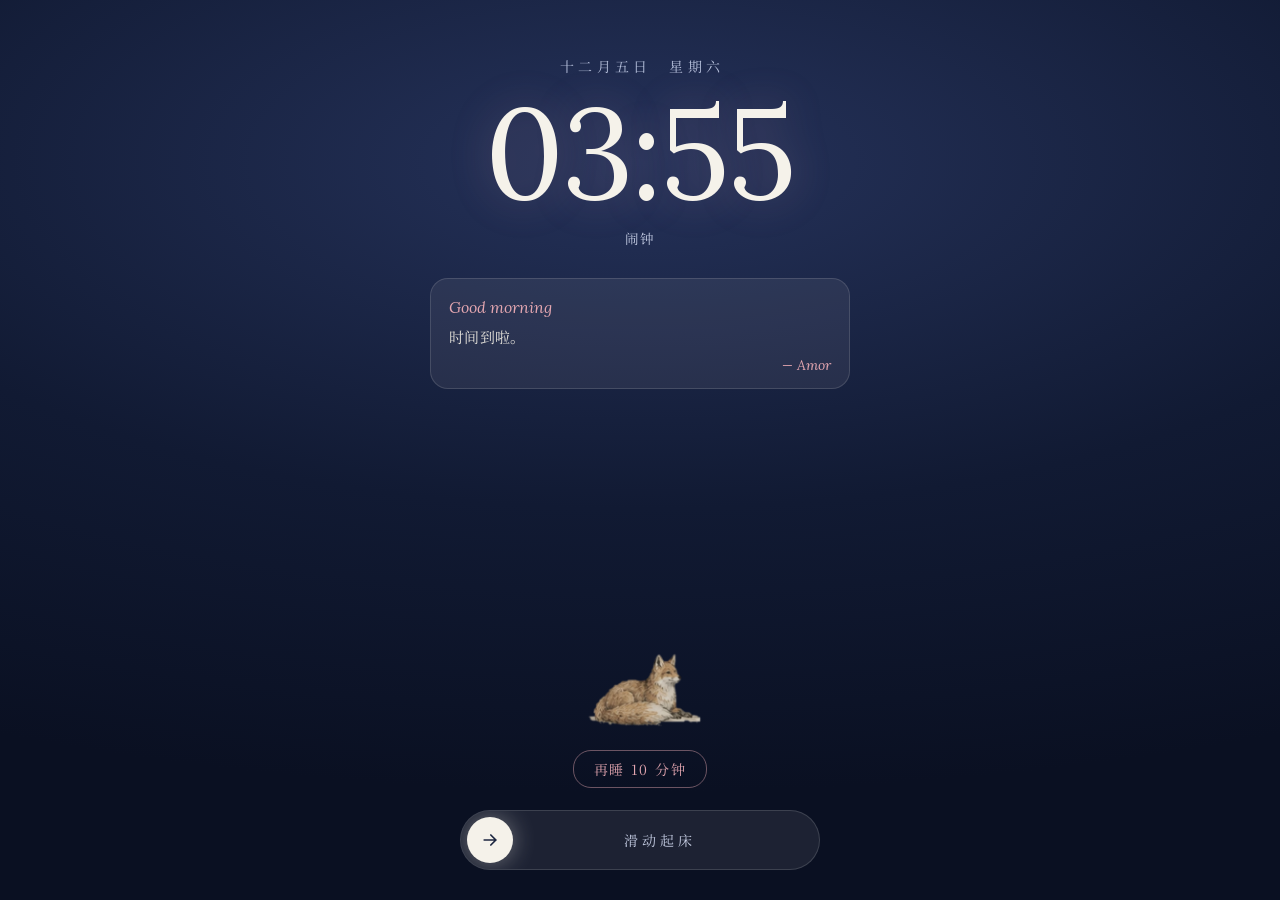
<file: app/www/ring.html>
<!doctype html>
<html lang="zh"><head><meta charset="utf-8"><meta name="viewport" content="width=device-width,initial-scale=1,viewport-fit=cover">
<title>闹钟</title>
<style>
  @font-face { font-family: "AL"; src: url("fonts/reply-lora.woff") format("woff"); }
  @font-face { font-family: "AL"; src: url("fonts/reply-lora-italic.woff") format("woff"); font-style: italic; }
  @font-face { font-family: "AS"; src: url("fonts/reply-serif-sc.woff") format("woff"); }
  :root { --acc: #e3a6b0; }
  * { box-sizing: border-box; -webkit-tap-highlight-color: transparent; }
  html, body { margin: 0; height: 100%; }
  body { background: radial-gradient(120% 70% at 50% 18%, #25325a 0%, #111a33 55%, #0a1022 100%); color: #eef1f8; font-family: "AS", "Noto Serif CJK SC", serif;
    overflow: hidden; user-select: none; -webkit-user-select: none; }
  .wrap { position: absolute; inset: 0; display: flex; flex-direction: column; align-items: center; padding: calc(56px + env(safe-area-inset-top, 0px)) 24px calc(30px + env(safe-area-inset-bottom, 0px)); }
  .date { font-size: 14px; letter-spacing: .3em; color: #b9c3de; margin-left: .3em; opacity: 0; animation: up .8s .1s forwards; }
  .clock { font-family: "AL", Georgia, serif; font-size: min(28vw, 128px); line-height: 1; margin-top: 12px; letter-spacing: -.02em; color: #f5f2ea;
    text-shadow: 0 0 40px rgba(227, 166, 176, .25); font-variant-numeric: lining-nums; opacity: 0; animation: up .9s .2s forwards; }
  .lab { font-size: 13.5px; color: #c7cfe6; margin-top: 12px; letter-spacing: .08em; opacity: 0; animation: up .8s .35s forwards; }
  .letter { margin-top: 30px; width: 100%; max-width: 420px; padding: 18px 18px 14px; border-radius: 18px; background: rgba(247, 242, 232, .07); border: 1px solid rgba(247, 242, 232, .14);
    opacity: 0; animation: up 1s .5s forwards; }
  .letter .to { font-family: "AL", Georgia, serif; font-style: italic; color: var(--acc); font-size: 16px; }
  .letter p { font-size: 15px; line-height: 1.9; color: #e6e3dc; margin: 6px 0 0; letter-spacing: .02em; }
  .letter .sg { text-align: right; font-family: "AL", Georgia, serif; font-style: italic; color: var(--acc); font-size: 14px; margin-top: 4px; }
  .fox { position: relative; width: 170px; height: 113px; margin-top: auto; opacity: .95; filter: saturate(.78) sepia(.1) brightness(.92); animation: breathe 4s ease-in-out infinite; }
  .fox img { position: absolute; inset: 0; width: 100%; height: 100%; }
  .snooze { margin-top: 18px; font-size: 14px; color: var(--acc); letter-spacing: .12em; border: 1px solid rgba(227, 166, 176, .45); padding: 8px 20px; border-radius: 18px; background: none; font-family: inherit; }
  .slide { position: relative; margin-top: 22px; width: 100%; max-width: 360px; height: 60px; border-radius: 30px; background: rgba(255, 255, 255, .08); border: 1px solid rgba(255, 255, 255, .14);
    touch-action: none; overflow: hidden; }
  .slide .k { position: absolute; left: 6px; top: 6px; width: 46px; height: 46px; border-radius: 23px; background: #f5f2ea; color: #1c2640; display: grid; place-items: center;
    box-shadow: 0 0 24px rgba(245, 242, 234, .4); will-change: transform; }
  .slide .k.back { transition: transform .5s cubic-bezier(.34, 1.56, .64, 1); }
  .slide span { position: absolute; inset: 0; display: flex; align-items: center; justify-content: center; font-size: 14px; letter-spacing: .3em; color: #c7cfe6; padding-left: 40px;
    background: linear-gradient(90deg, #c7cfe6 30%, #fff 50%, #c7cfe6 70%) 0 0 / 200% 100%; -webkit-background-clip: text; background-clip: text; -webkit-text-fill-color: transparent; animation: shine 2.6s linear infinite; }
  .bye { position: absolute; inset: 0; display: grid; place-items: center; font-family: "AL", Georgia, serif; font-style: italic; font-size: 28px; color: var(--acc); background: #0a1022; opacity: 0; pointer-events: none; transition: opacity .5s; }
  .bye.on { opacity: 1; }
  @keyframes up { from { opacity: 0; transform: translateY(10px); } to { opacity: 1; transform: none; } }
  @keyframes breathe { 50% { transform: translateY(-2px) scale(1.01); } }
  @keyframes shine { to { background-position: -200% 0; } }
</style></head><body>
<div class="wrap">
  <div class="date" id="date"></div>
  <div class="clock" id="clock"></div>
  <div class="lab" id="lab"></div>
  <div class="letter"><div class="to" id="to"></div><p id="txt"></p><div class="sg" id="sg"></div></div>
  <div class="fox"><img src="fonts/fox-lie-body.webp" alt=""><img src="fonts/fox-lie-head.webp" alt=""></div>
  <button type="button" class="snooze" id="snooze">再睡 10 分钟</button>
  <div class="slide" id="slide"><div class="k" id="knob"><svg width="20" height="20" viewBox="0 0 24 24" fill="none" stroke="currentColor" stroke-width="2" stroke-linecap="round"><path d="M5 12h14M13 6l6 6-6 6"/></svg></div><span>滑动起床</span></div>
</div>
<div class="bye" id="bye">Have a lovely day</div>
<script>
(function () {
  var R = window.Ring || { data: function () { return JSON.stringify(window.__ringDemo || {}); }, alive: function () { return true; }, dismiss: function () {}, snooze: function () {}, close: function () {} };
  var d = {}; try { d = JSON.parse(R.data() || '{}'); } catch (e) {}
  var a = d.alarm || {}, CN = ['〇', '一', '二', '三', '四', '五', '六', '七', '八', '九', '十'];
  function cn(n) { return n <= 10 ? CN[n] : n < 20 ? '十' + CN[n - 10] : CN[Math.floor(n / 10)] + '十' + (n % 10 ? CN[n % 10] : ''); }
  function pad(n) { return (n < 10 ? '0' : '') + n; }
  function tick() { var t = new Date(); document.getElementById('clock').textContent = pad(t.getHours()) + ':' + pad(t.getMinutes());
    document.getElementById('date').textContent = cn(t.getMonth() + 1) + '月' + cn(t.getDate()) + '日　星期' + '日一二三四五六'.charAt(t.getDay()); }
  tick(); setInterval(tick, 1000);
  var h = new Date().getHours();
  document.getElementById('lab').textContent = (a.label || '闹钟') + (a.city ? ' · ' + a.city : '');
  document.getElementById('to').textContent = h < 11 ? 'Good morning' : h < 14 ? 'Good noon' : h < 18 ? 'Good afternoon' : 'Good evening';
  document.getElementById('txt').textContent = a.text || '时间到啦。';
  document.getElementById('sg').textContent = '— ' + (a.name || 'Amor');
  var snz = a.snooze != null ? +a.snooze : 10;   // 5.14：0 = 不能再睡，不显示这个按钮
  document.getElementById('snooze').textContent = '再睡 ' + snz + ' 分钟'; if (!snz) document.getElementById('snooze').hidden = true;
  var done = false;
  function bye(fn) { if (done) return; done = true; document.getElementById('bye').classList.add('on'); setTimeout(fn, 650); }
  document.getElementById('snooze').addEventListener('click', function () { bye(function () { R.snooze(); }); });
  // 滑动起床：拖到右边关掉；没拖到头就弹回去
  var slide = document.getElementById('slide'), knob = document.getElementById('knob'), x0 = null, dx = 0, max = 0;
  slide.addEventListener('pointerdown', function (e) { if (done) return; x0 = e.clientX; dx = 0; max = slide.clientWidth - knob.offsetWidth - 12; knob.classList.remove('back'); slide.setPointerCapture(e.pointerId); });
  slide.addEventListener('pointermove', function (e) { if (x0 == null) return; dx = Math.max(0, Math.min(max, e.clientX - x0)); knob.style.transform = 'translateX(' + dx + 'px)'; });
  function end() { if (x0 == null) return; x0 = null; if (dx > max * .8) { knob.style.transform = 'translateX(' + max + 'px)'; bye(function () { R.dismiss(); }); } else { knob.classList.add('back'); knob.style.transform = ''; } }
  slide.addEventListener('pointerup', end); slide.addEventListener('pointercancel', end);
  // 在通知上点了「关闭」或「再睡」：这一页也跟着关
  setInterval(function () { try { if (!done && !R.alive()) { done = true; R.close(); } } catch (e) {} }, 1000);
})();
</script>
</body></html>
</file>
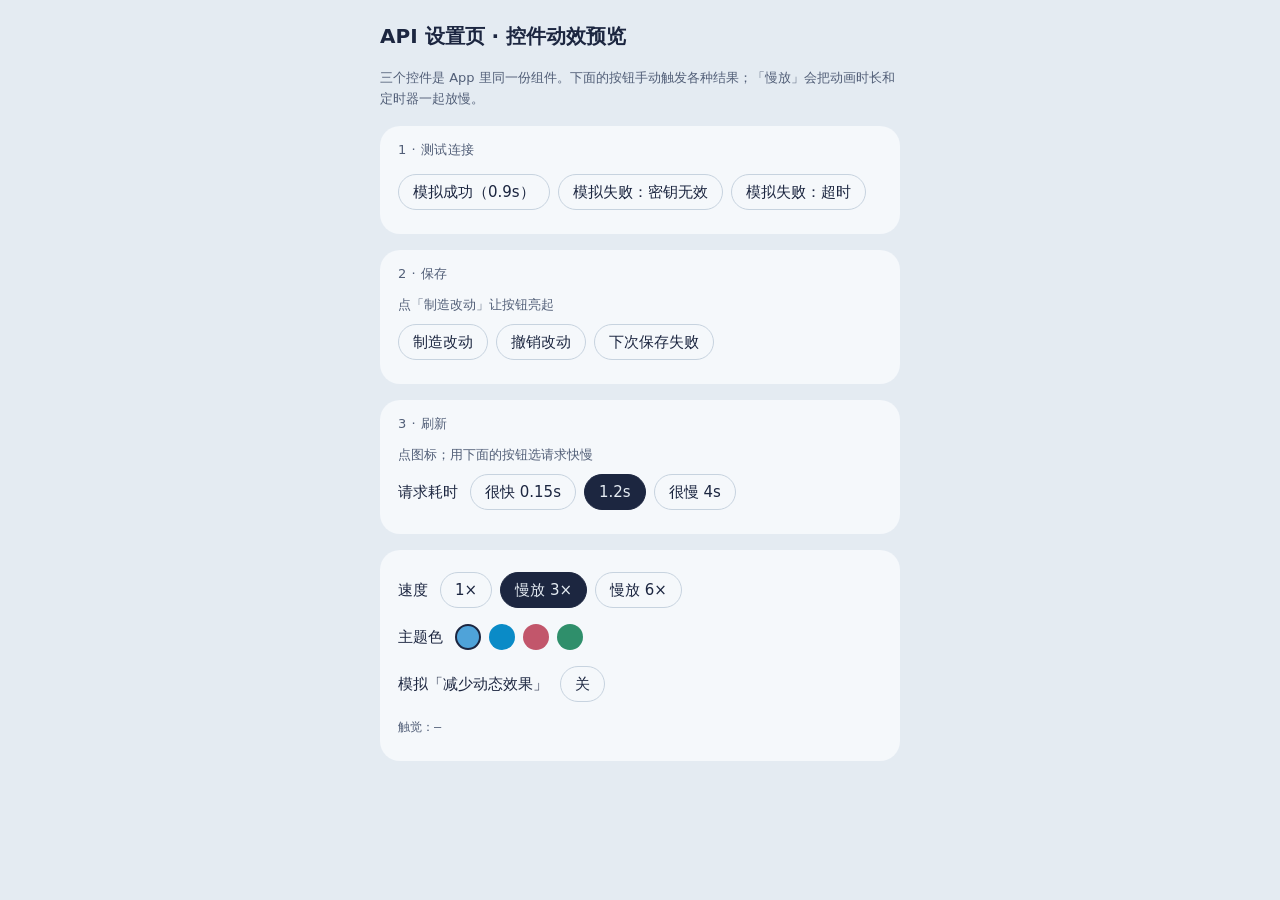
<file: tools/api-preview/tpl.html>
<!doctype html><html lang="zh"><head><meta charset="utf-8"><meta name="viewport" content="width=device-width,initial-scale=1,viewport-fit=cover">
<title>API 页控件动效预览</title>
<style>
:root{--bg:#e4ebf2;--surface:#f5f8fb;--line:#c7d3df;--text:#1c2640;--muted:#525f78;--accent:#a0505d;color-scheme:light}
@media (prefers-color-scheme:dark){:root:not([data-theme=light]){--bg:#0e1424;--surface:#1a2239;--line:#2a3452;--text:#e8ecf4;--muted:#9aa5bf;color-scheme:dark}}
*{box-sizing:border-box}body{margin:0;background:var(--bg);color:var(--text);font:15px/1.6 -apple-system,"PingFang SC","Noto Sans SC",system-ui,sans-serif;padding:20px 16px 56px}
.wrap{max-width:520px;margin:0 auto;display:flex;flex-direction:column;gap:16px}
h1{font-size:20px;margin:0}h2{font-size:13px;color:var(--muted);font-weight:500;margin:0 0 6px;letter-spacing:.04em}p.n{margin:0;color:var(--muted);font-size:13px}
.panel{background:var(--surface);border-radius:20px;padding:14px 18px 16px}
.ctl{display:flex;flex-wrap:wrap;gap:8px;align-items:center;padding:8px 0}.ctl b{font-weight:500;margin-right:4px}
.pill{border:1px solid var(--line);background:transparent;color:var(--text);border-radius:999px;padding:5px 14px;font:inherit;cursor:pointer}
.pill[aria-pressed=true]{background:var(--text);color:var(--bg);border-color:var(--text)}
.dot{width:26px;height:26px;border-radius:50%;border:2px solid transparent;cursor:pointer;padding:0}.dot[aria-pressed=true]{border-color:var(--text)}
.foot{display:flex;align-items:center;gap:6px;margin-top:10px}.grow{flex:1}.st{font-size:13px;color:var(--muted);min-height:20px;margin:8px 0 0}
code{font-size:12px;color:var(--muted)}
/*CSS*/
</style></head><body>
<div class="wrap">
<h1>API 设置页 · 控件动效预览</h1>
<p class="n">三个控件是 App 里同一份组件。下面的按钮手动触发各种结果；「慢放」会把动画时长和定时器一起放慢。</p>
<div class="panel"><h2>1 · 测试连接</h2><div id="t"></div>
 <div class="ctl"><button class="pill" id="tok">模拟成功（0.9s）</button><button class="pill" id="terr">模拟失败：密钥无效</button><button class="pill" id="tto">模拟失败：超时</button></div></div>
<div class="panel"><h2>2 · 保存</h2><div class="foot"><span class="grow" style="color:var(--muted);font-size:13px" id="sv-hint">点「制造改动」让按钮亮起</span><div id="s"></div></div>
 <div class="ctl"><button class="pill" id="dirty">制造改动</button><button class="pill" id="undo">撤销改动</button><button class="pill" id="failnext" aria-pressed="false">下次保存失败</button></div></div>
<div class="panel"><h2>3 · 刷新</h2><div class="foot"><span class="grow" style="color:var(--muted);font-size:13px" id="rf-hint">点图标；用下面的按钮选请求快慢</span><div id="r"></div></div>
 <div class="ctl"><b>请求耗时</b><button class="pill" data-d="150" aria-pressed="false">很快 0.15s</button><button class="pill" data-d="1200" aria-pressed="true">1.2s</button><button class="pill" data-d="4000" aria-pressed="false">很慢 4s</button></div></div>
<div class="panel">
 <div class="ctl"><b>速度</b><button class="pill" data-s="1" aria-pressed="false">1×</button><button class="pill" data-s="3" aria-pressed="true">慢放 3×</button><button class="pill" data-s="6" aria-pressed="false">慢放 6×</button></div>
 <div class="ctl"><b>主题色</b><button class="dot" data-c="" style="background:#4fa3d9" aria-pressed="true" aria-label="默认 #4fa3d9"></button><button class="dot" data-c="#0a8bc7" style="background:#0a8bc7" aria-pressed="false"></button><button class="dot" data-c="#c2566b" style="background:#c2566b" aria-pressed="false"></button><button class="dot" data-c="#2f8f6b" style="background:#2f8f6b" aria-pressed="false"></button></div>
 <div class="ctl"><b>模拟「减少动态效果」</b><button class="pill" id="calm" aria-pressed="false">关</button></div>
 <div class="ctl"><code id="hap">触觉：—</code></div></div>
</div>
<script>
/*JS*/
</script>
<script>
(function(){
 var body=document.body,dirty=false,failNext=false,delay=1200,$=function(i){return document.getElementById(i)};
 var RF='<svg width="20" height="20" viewBox="0 0 24 24" fill="none" stroke="currentColor" stroke-width="1.9" stroke-linecap="round" stroke-linejoin="round"><path d="M20 11a8 8 0 1 0-2.3 5.7"/><path d="M20 4v7h-7"/></svg>';
 function draw(){ $('t').innerHTML=ApiMo.test.html('t',{}); $('s').innerHTML=ApiMo.save.html('s',{dirty:dirty}); $('r').innerHTML=ApiMo.refresh.html('r',{svg:RF,label:'刷新'}); ApiMo.after(); }
 var oh=ApiMo.hap;ApiMo.hap=function(l){$('hap').textContent='触觉：'+['轻点','嗒 (CLOCK_TICK)','中等','稍重'][l]+'（'+new Date().toLocaleTimeString()+'）';};
 draw();
 function run(ok,ms,msg){ if(!ApiMo.test.begin('t'))return; setTimeout(function(){ApiMo.test.done('t',ok,ok?{ms:ms}:{msg:msg});},ms*(window.__slow||1)); }
 $('tok').onclick=function(){run(true,900)}; $('terr').onclick=function(){run(false,900,'401 invalid api key')}; $('tto').onclick=function(){run(false,1200,'请求超时 timeout')};
 $('t').onclick=function(e){var b=e.target.closest('.ap-test');if(b)run(true,900)};
 $('dirty').onclick=function(){dirty=true;ApiMo.save.setDirty('s',true)}; $('undo').onclick=function(){dirty=false;ApiMo.save.setDirty('s',false)};
 $('failnext').onclick=function(){failNext=!failNext;this.setAttribute('aria-pressed',failNext)};
 $('s').onclick=function(e){var b=e.target.closest('.ap-save');if(!b)return;ApiMo.save.click('s',function(){if(failNext){return false}dirty=false;return true});};
 $('r').onclick=function(e){var b=e.target.closest('.ap-rf');if(!b)return;if(!ApiMo.refresh.start('r'))return;setTimeout(function(){ApiMo.refresh.finish('r',function(){$('rf-hint').textContent='余额已更新 '+new Date().toLocaleTimeString()})},delay*(window.__slow||1));};
 document.querySelectorAll('[data-d]').forEach(function(b){b.onclick=function(){delay=+b.dataset.d;document.querySelectorAll('[data-d]').forEach(function(x){x.setAttribute('aria-pressed',x===b)})}});
 document.querySelectorAll('[data-s]').forEach(function(b){b.onclick=function(){window.__slow=+b.dataset.s;ApiMo.setSlow(window.__slow);document.querySelectorAll('[data-s]').forEach(function(x){x.setAttribute('aria-pressed',x===b)})}});
 window.__slow=3;ApiMo.setSlow(3);
 document.querySelectorAll('[data-c]').forEach(function(b){b.onclick=function(){var c=b.dataset.c;if(c){body.classList.add('walled');body.style.setProperty('--wtint',c)}else{body.classList.remove('walled');body.style.removeProperty('--wtint')}document.querySelectorAll('[data-c]').forEach(function(x){x.setAttribute('aria-pressed',x===b)})}});
 $('calm').onclick=function(){ApiMo.opts.calm=!ApiMo.opts.calm;this.textContent=ApiMo.opts.calm?'开（只切颜色和文字）':'关';this.setAttribute('aria-pressed',ApiMo.opts.calm)};
})();
</script></body></html>
</file>
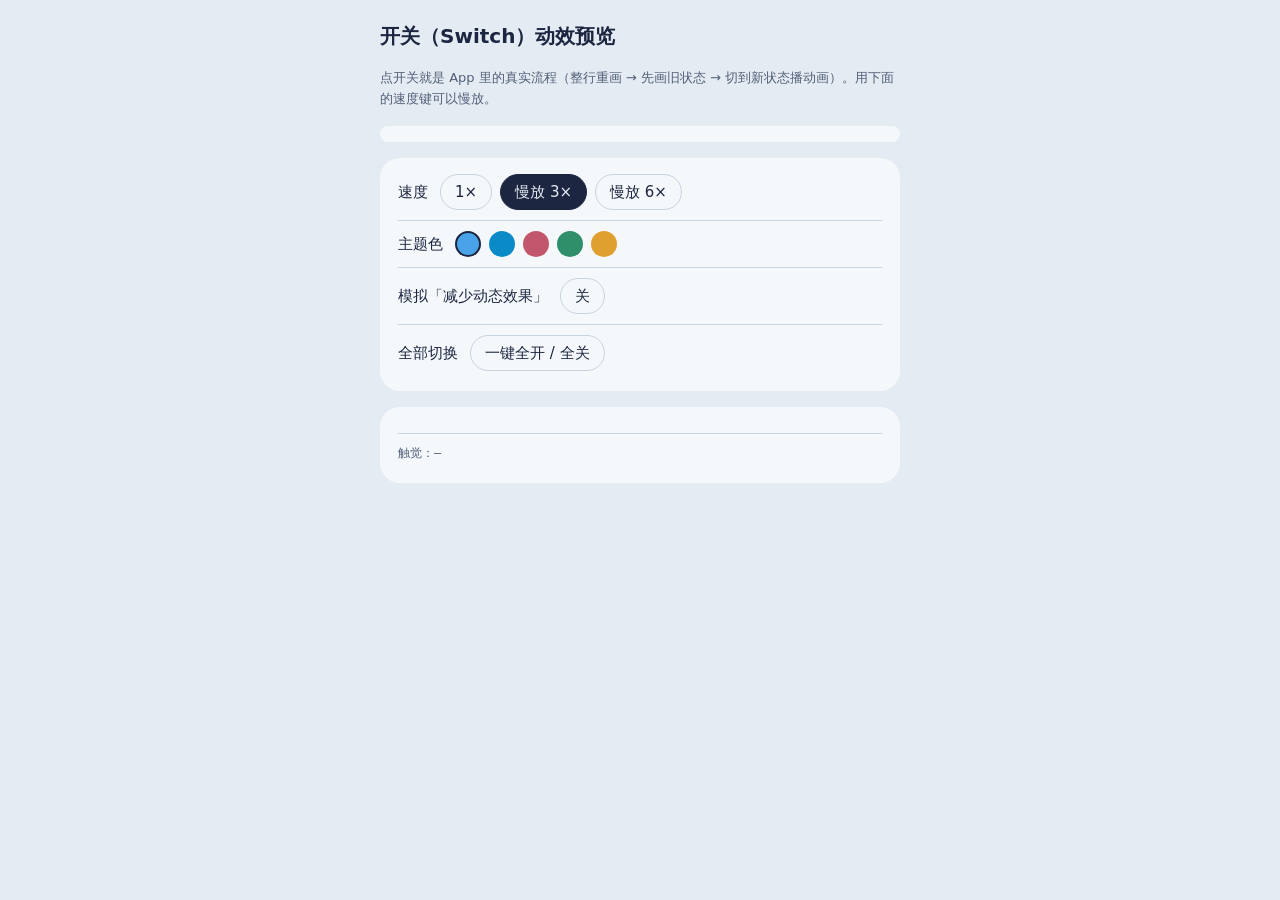
<file: tools/sw-preview/tpl.html>
<!doctype html><html lang="zh"><head><meta charset="utf-8"><meta name="viewport" content="width=device-width,initial-scale=1,viewport-fit=cover">
<title>开关动效预览</title>
<style>
:root{--bg:#e4ebf2;--surface:#f5f8fb;--line:#c7d3df;--text:#1c2640;--muted:#525f78;--accent:#a0505d;color-scheme:light}
@media (prefers-color-scheme:dark){:root:not([data-theme=light]){--bg:#0e1424;--surface:#1a2239;--line:#2a3452;--text:#e8ecf4;--muted:#9aa5bf;color-scheme:dark}}
*{box-sizing:border-box}body{margin:0;background:var(--bg);color:var(--text);font:15px/1.6 -apple-system,"PingFang SC","Noto Sans SC",system-ui,sans-serif;padding:20px 16px 48px}
.wrap{max-width:520px;margin:0 auto;display:flex;flex-direction:column;gap:16px}
h1{font-size:20px;margin:0}p.n{margin:0;color:var(--muted);font-size:13px}
.panel{background:var(--surface);border-radius:20px;padding:6px 18px 10px}
.panel h2{font-size:13px;color:var(--muted);font-weight:500;margin:12px 0 0;letter-spacing:.04em}
.switch-row{display:flex;align-items:center;justify-content:space-between;gap:12px;min-height:56px;border-top:1px solid var(--line)}
.switch-row:first-of-type{border-top:0}
.ctl{display:flex;flex-wrap:wrap;gap:8px;align-items:center;padding:10px 0;border-top:1px solid var(--line)}
.ctl:first-of-type{border-top:0}.ctl b{font-weight:500;margin-right:4px}
.pill{border:1px solid var(--line);background:transparent;color:var(--text);border-radius:999px;padding:5px 14px;font:inherit;cursor:pointer}
.pill[aria-pressed=true]{background:var(--text);color:var(--bg);border-color:var(--text)}
.dot{width:26px;height:26px;border-radius:50%;border:2px solid transparent;cursor:pointer;padding:0}.dot[aria-pressed=true]{border-color:var(--text)}
code{font-size:12px;color:var(--muted)}
/*CSS*/
</style></head><body>
<div class="wrap">
<h1>开关（Switch）动效预览</h1>
<p class="n">点开关就是 App 里的真实流程（整行重画 → 先画旧状态 → 切到新状态播动画）。用下面的速度键可以慢放。</p>
<div class="panel" id="rows"></div>
<div class="panel">
 <div class="ctl"><b>速度</b><button class="pill" data-s="1" aria-pressed="false">1×</button><button class="pill" data-s="3" aria-pressed="true">慢放 3×</button><button class="pill" data-s="6" aria-pressed="false">慢放 6×</button></div>
 <div class="ctl"><b>主题色</b><button class="dot" data-c="" style="background:#4aa3e8" aria-pressed="true" aria-label="天空蓝（没有壁纸时）"></button><button class="dot" data-c="#0a8bc7" style="background:#0a8bc7" aria-pressed="false" aria-label="壁纸色·蓝眼睛"></button><button class="dot" data-c="#c2566b" style="background:#c2566b" aria-pressed="false" aria-label="玫瑰"></button><button class="dot" data-c="#2f8f6b" style="background:#2f8f6b" aria-pressed="false" aria-label="青绿"></button><button class="dot" data-c="#e0a030" style="background:#e0a030" aria-pressed="false" aria-label="琥珀"></button></div>
 <div class="ctl"><b>模拟「减少动态效果」</b><button class="pill" id="calm" aria-pressed="false">关</button></div>
 <div class="ctl"><b>全部切换</b><button class="pill" id="all">一键全开 / 全关</button></div>
</div>
<div class="panel"><div class="ctl"><code id="info"></code></div><div class="ctl"><code id="log">触觉：—</code></div></div>
</div>
<script>
/*JS*/
</script>
<script>
(function(){
 var st={time:false,on:false,auto:false},slow=3,body=document.body;
 var defs=[['clock','time','让 Amor 感知时间'],['star','on','启用记忆'],['spark','auto','聊天时自动记住新的事']];
 function draw(){document.getElementById('rows').innerHTML='<h2>时间感知</h2>'+SwX.html('clock','time',st.time,defs[0][2],'data-k')+'<h2>设置</h2>'+SwX.html('star','on',st.on,defs[1][2],'data-k')+SwX.html('spark','auto',st.auto,defs[2][2],'data-k');SwX.after();}
 var nativeAnimate=Element.prototype.animate;
 Element.prototype.animate=function(){var a=nativeAnimate.apply(this,arguments);if(this.closest&&this.closest('.sw2'))a.playbackRate=1/slow;return a;};
 document.documentElement.style.setProperty('--sw-slow',slow);
 // 触觉（预览里只记录）
 var h=SwX.haptic;SwX.haptic=function(on){document.getElementById('log').textContent='触觉：'+(on?'开启 → 轻「嗒」CLOCK_TICK':'关闭 → 更轻的一下')+'（'+new Date().toLocaleTimeString()+'）';try{navigator.vibrate&&navigator.vibrate(on?10:5)}catch(e){}};
 document.getElementById('rows').addEventListener('click',function(e){var b=e.target.closest('.sw2');if(!b)return;var k=b.getAttribute('data-k');st[k]=!st[k];SwX.haptic(st[k]);draw();});
 document.querySelectorAll('[data-s]').forEach(function(b){b.onclick=function(){slow=+b.dataset.s;document.documentElement.style.setProperty('--sw-slow',slow);document.querySelectorAll('[data-s]').forEach(function(x){x.setAttribute('aria-pressed',x===b)});};});
 document.querySelectorAll('[data-c]').forEach(function(b){b.onclick=function(){var c=b.dataset.c;if(c){body.classList.add('walled');body.style.setProperty('--wtint',c)}else{body.classList.remove('walled');body.style.removeProperty('--wtint')}document.querySelectorAll('[data-c]').forEach(function(x){x.setAttribute('aria-pressed',x===b)});};});
 document.getElementById('calm').onclick=function(){SwX.opts.calm=!SwX.opts.calm;this.textContent=SwX.opts.calm?'开（只直切颜色 + 触觉）':'关';this.setAttribute('aria-pressed',SwX.opts.calm);};
 document.getElementById('all').onclick=function(){var v=!(st.time&&st.on&&st.auto);st.time=st.on=st.auto=v;SwX.haptic(v);draw();};
 var sp=SwX.spring(),C=SwX.C,z=C.damping/(2*Math.sqrt(C.stiffness*C.mass)),os=Math.exp(-Math.PI*z/Math.sqrt(1-z*z));
 document.getElementById('info').textContent='弹簧 k='+C.stiffness+' c='+C.damping+'（ζ='+z.toFixed(2)+'，过冲 '+(os*100).toFixed(1)+'%，落定 '+sp.ms+'ms） · 洇色 '+C.trackMs+'ms · 光晕 0→'+C.glowPx+'px/'+C.glowMs+'ms · 拉伸 '+C.squash+'×';
 draw();
})();
</script></body></html>
</file>
